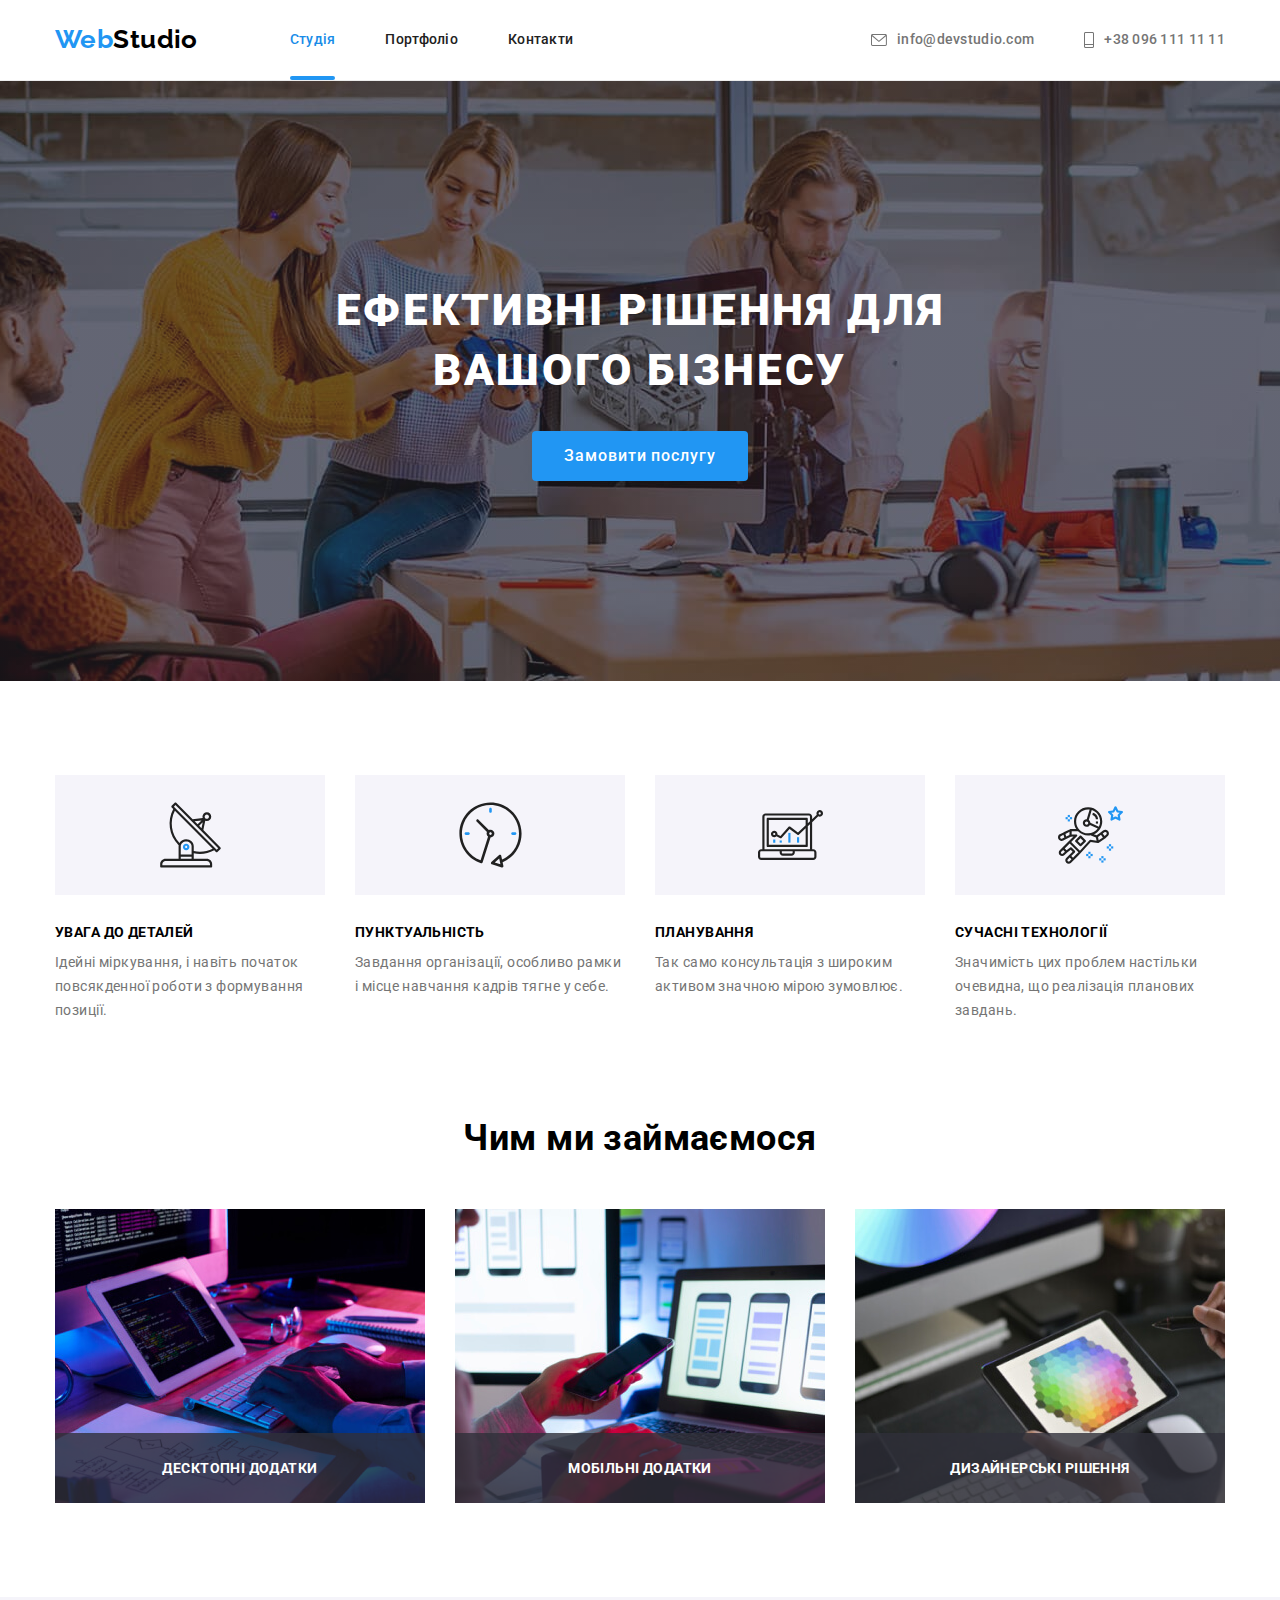
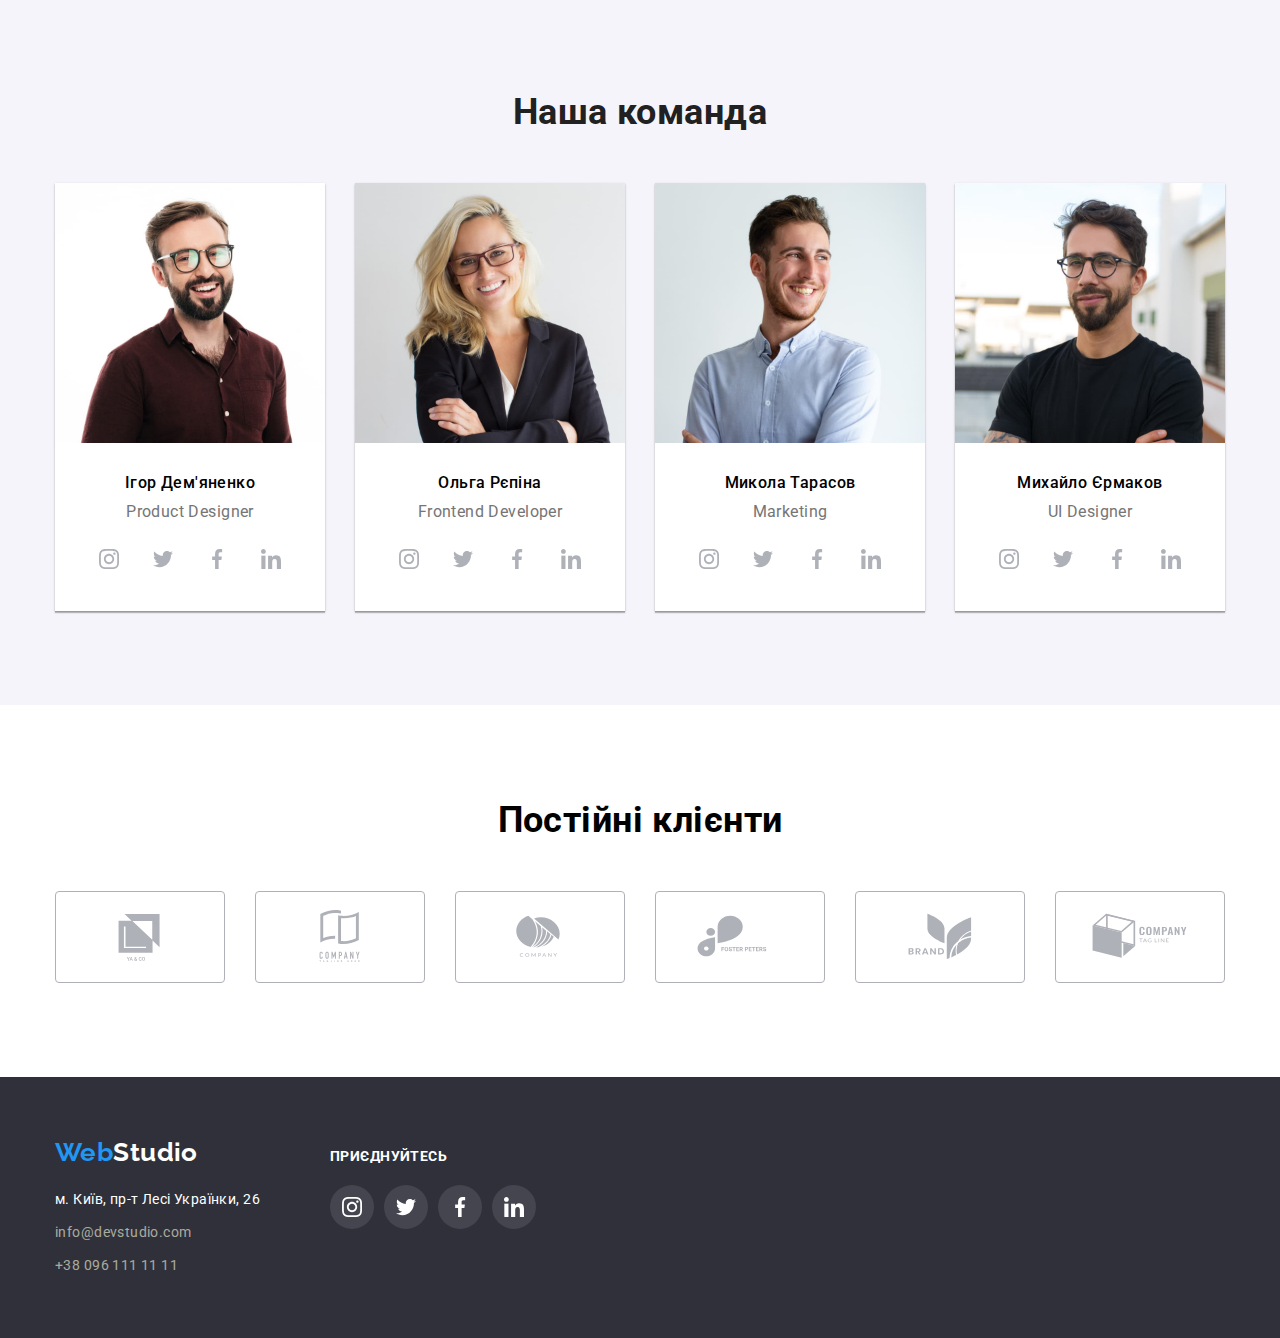
<file: index.html>
<!DOCTYPE html>
<html lang="uk">

<head>
    <meta charset="UTF-8">
    <meta http-equiv="X-UA-Compatible" content="IE=edge">
    <meta name="viewport" content="width=device-width, initial-scale=1.0">
    <title>WebStudio</title>
    <link rel="preconnect" href="https://fonts.googleapis.com">
    <link rel="preconnect" href="https://fonts.gstatic.com" crossorigin>
    <link href="https://fonts.googleapis.com/css2?family=Raleway:wght@700&family=Roboto:wght@400;500;700;900&display=swap"
        rel="stylesheet">
    <link rel="stylesheet" href="https://cdnjs.cloudflare.com/ajax/libs/modern-normalize/1.1.0/modern-normalize.min.css" />
    <link rel="stylesheet" href="./css/styles.css" />
</head>

<body class="page">

    <!-- Навігація сайту -->

<header class="page-header">
    <div class="container page-header-container">
        <nav class="page-nav">
            <a class="link logo" href="/index.html"><span class="dark-logo">Web</span><span class="logo-header">Studio</span></a>
    
            <ul class="menu list">
                <li class="menu-items">
                    <a class="menu-link current link" href="./index.html">Студія</a>
                </li>
                <li class="menu-items">
                    <a class="menu-link link" href="./portfolio.html">Портфоліо</a>
                </li>
                <li class="menu-items">
                    <a class="menu-link link" href="#Контакти">Контакти</a>
                </li>
            </ul>
        </nav>
        <ul class="contact list contact-container">
            <li class="items">
                <a class="contact-info link" href="mailto:info@devstudio.com">
                    <svg class="email-img" lang="eu" aria-label="email logo" width="16" height="12">
                        <use href="./images/sprite.svg#icon-envelope"></use>
                    </svg>info@devstudio.com</a
                >
            </li>
            <li class="items">
                <a class="contact-info link contact-phone-number" href="tel:+380961111111">
                    <svg class="phone-img" lang="eu" aria-label="phone logo" width="10" height="16">
                        <use href="./images/sprite.svg#icon-Vector"></use>
                    </svg>+38 096 111 11 11</a
                >
            </li>
        </ul>
    </div>
</header>

<main>

    <!-- Герой -->

    <section class="hero">
        <div class="container hero-container">
            <h1 class="hero-title">Ефективні рішення для вашого бізнесу</h1>
            <button class="model-open-btn" type="button" data-modal-open>Замовити послугу</button>
        </div>
    </section>

    <!-- Переваги -->

    <section class="benefits section" id="Наші_переваги"> 
        <div class="container">
            <h2 class="visually-hidden">Наші переваги</h2>
            <ul class="list benefits-info">
                <li class="benefits-list">
                    <div class="detalis">
                        <svg class="antenna" width="65px" height="70px">
                            <use href="./images/sprite.svg#icon-antenna"></use>
                        </svg>
                    </div>
                    <h3 class="title">УВАГА ДО ДЕТАЛЕЙ</h3>
                    <p class="text">Ідейні міркування, і навіть початок повсякденної роботи з формування позиції.</p>
                </li>

                <li class="benefits-list">
                    <div class="detalis">
                        <svg class="clock" width="65px" height="70px">
                            <use href="./images/sprite.svg#icon-clock"></use>
                        </svg>
                    </div>
                    <h3 class="title">ПУНКТУАЛЬНІСТЬ</h3>
                    <p class="text">Завдання організації, особливо рамки і місце навчання кадрів тягне у себе.</p>
                </li>

                <li class="benefits-list">
                    <div class="detalis">
                        <svg class="diagram" width="65px" height="70px">
                            <use href="./images/sprite.svg#icon-diagram"></use>
                        </svg>
                    </div>
                    <h3 class="title">ПЛАНУВАННЯ</h3>
                    <p class="text">Так само консультація з широким активом значною мірою зумовлює.</p>
                </li>

                <li class="benefits-list">
                    <div class="detalis">
                        <svg class="astronaut" width="65px" height="70px">
                            <use href="./images/sprite.svg#icon-astronaut"></use>
                        </svg>
                    </div>
                    <h3 class="title">СУЧАСНІ ТЕХНОЛОГІЇ</h3>
                    <p class="text">Значимість цих проблем настільки очевидна, що реалізація планових завдань.</p>
                </li>
            </ul>
        </div>
    </section>

    <!-- Чим займаємося -->

    <section class="work section">
        <div class="container">
            <h2 class="work-title">Чим ми займаємося</h2>
            <ul class="list work-info">
                <li class="work-class">
                    <div class="work-class-title">
                        <img src="./images/foto1.jpg" alt="Друкує на лептопі" width="370" />
                        <p class="work-class-descr">ДЕСКТОПНІ ДОДАТКИ</p>
                    </div>
                </li>
                <li class="work-class">
                    <div class="work-class-title">
                        <img src="./images/foto2.jpg" alt="Людина за компютером" width="370" />
                        <p class="work-class-descr">МОБІЛЬНІ ДОДАТКИ</p>
                    </div>
                </li>
                <li class="work-class">
                    <div class="work-class-title">
                        <img src="./images/foto3.jpg" alt="Планшет та ручка" width="370" />
                        <p class="work-class-descr">ДИЗАЙНЕРСЬКІ РІШЕННЯ</p>
                    </div>
                </li>
            </ul>
        </div>
    </section>

    <!-- Наша команда -->

    <section class="team section">
        <div class="container">
            <h2 class="team-title">Наша команда</h2>
                <ul class="list team-descr">
                    <li class="person-info">
                        <img src="./images/team/team1.jpg" alt="Ігор Дем'яненко член команди" width="270" />
                            <div class="team-info">
                                <h3 class="name-person">Ігор Дем'яненко</h3>
                                <p class="proffession-person">Product Designer</p>
                            
                                <ul class="social-list list">
                                    <li class="social-items">
                                        <a class="social-link" href="">
                                            <svg class="social-icons" lang="eu" aria-lable="icon instagram" width="20px" height="20px">
                                                <use href="./images/sprite.svg#icon-instagram"> 
                                                </use>
                                            </svg>
                                        </a>
                                    </li>
                                    <li class="social-items">
                                        <a class="social-link" href="">
                                            <svg class="social-icons" lang="eu" aria-lable="icon twitter" width="20px" height="20px">
                                                <use href="./images/sprite.svg#icon-twitter">
                                                </use>
                                            </svg>
                                        </a>
                                    </li>
                                    <li class="social-items">
                                        <a class="social-link" href="">
                                            <svg class="social-icons" lang="eu" aria-lable="icon facebook" width="20px" height="20px">
                                                <use href="./images/sprite.svg#icon-facebook">
                                                </use>
                                            </svg>
                                        </a>
                                    </li>
                                    <li class="social-items">
                                        <a class="social-link" href="">
                                            <svg class="social-icons" lang="eu" aria-lable="icon linkedin" width="20px" height="20px">
                                                <use href="./images/sprite.svg#icon-linkedin">
                                                </use>
                                            </svg>
                                        </a>
                                    </li>
                                </ul>
                            </div>
                    </li>
                    <li class="person-info">
                        <img src="./images/team/team2.jpg" alt="Ольга Рєпіна член команди" width="270" />
                            <div class="team-info">
                                <h3 class="name-person">Ольга Рєпіна</h3>
                                <p class="proffession-person">Frontend Developer</p>
                            
                                <ul class="social-list list">
                                    <li class="social-item">
                                        <a class="social-link" href="">
                                            <svg class="social-icons" lang="eu" aria-lable="icon instagram" width="20px" height="20px">
                                                <use href="./images/sprite.svg#icon-instagram">
                                                </use>
                                            </svg>
                                        </a>
                                    </li>
                                    <li class="social-items">
                                        <a class="social-link" href="">
                                            <svg class="social-icons" lang="eu" aria-lable="icon twitter" width="20px" height="20px">
                                                <use href="./images/sprite.svg#icon-twitter">
                                                </use>
                                            </svg>
                                        </a>
                                    </li>
                                    <li class="social-items">
                                        <a class="social-link" href="">
                                            <svg class="social-icons" lang="eu" aria-lable="icon facebook" width="20px" height="20px">
                                                <use href="./images/sprite.svg#icon-facebook">
                                                </use>
                                            </svg>
                                        </a>
                                    </li>
                                    <li class="social-items">
                                        <a class="social-link" href="">
                                            <svg class="social-icons" lang="eu" aria-lable="icon linkedin" width="20px" height="20px">
                                                <use href="./images/sprite.svg#icon-linkedin">
                                                </use>
                                            </svg>
                                        </a>
                                    </li>
                                </ul>
                            </div>
                    </li>
                    <li class="person-info">
                        <img src="./images/team/team3.jpg" alt="Микола Тарасов член команди" width="270" />
                            <div class="team-info">
                                <h3 class="name-person">Микола Тарасов</h3>
                                <p class="proffession-person">Marketing</p>
                            
                                <ul class="social-list list">
                                    <li class="social-item">
                                        <a class="social-link" href="">
                                            <svg class="social-icons" lang="eu" aria-lable="icon instagram" width="20px" height="20px">
                                                <use href="./images/sprite.svg#icon-instagram">
                                                </use>
                                            </svg>
                                        </a>
                                    </li>
                                    <li class="social-items">
                                        <a class="social-link" href="">
                                            <svg class="social-icons" lang="eu" aria-lable="icon twitter" width="20px" height="20px">
                                                <use href="./images/sprite.svg#icon-twitter">
                                                </use>
                                            </svg>
                                        </a>
                                    </li>
                                    <li class="social-items">
                                        <a class="social-link" href="">
                                            <svg class="social-icons" lang="eu" aria-lable="icon facebook" width="20px" height="20px">
                                                <use href="./images/sprite.svg#icon-facebook">
                                                </use>
                                            </svg>
                                        </a>
                                    </li>
                                    <li class="social-items">
                                        <a class="social-link" href="">
                                            <svg class="social-icons" lang="eu" aria-lable="icon linkedin" width="20px" height="20px">
                                                <use href="./images/sprite.svg#icon-linkedin">
                                                </use>
                                            </svg>
                                        </a>
                                    </li>
                                </ul>
                            </div>
                    </li>
                    <li class="person-info">
                        <img src="./images/team/team4.jpg" alt="Михайло Єрмаков член команди" width="270" />
                            <div class="team-info">
                                <h3 class="name-person">Михайло Єрмаков</h3>
                                <p class="proffession-person">UI Designer</p>
                            
                                <ul class="social-list list">
                                    <li class="social-item">
                                        <a class="social-link" href="#">
                                            <svg class="social-icons" lang="eu" aria-lable="icon instagram" width="20px" height="20px">
                                                <use href="./images/sprite.svg#icon-instagram">
                                                </use>
                                            </svg>
                                        </a>
                                    </li>
                                    <li class="social-items">
                                        <a class="social-link" href="#">
                                            <svg class="social-icons" lang="eu" aria-lable="icon twitter" width="20px" height="20px">
                                                <use href="./images/sprite.svg#icon-twitter">
                                                </use>
                                            </svg>
                                        </a>
                                    </li>
                                    <li class="social-items">
                                        <a class="social-link" href="#">
                                            <svg class="social-icons" lang="eu" aria-lable="icon facebook" width="20px" height="20px">
                                                <use href="./images/sprite.svg#icon-facebook">
                                                </use>
                                            </svg>
                                        </a>
                                    </li>
                                    <li class="social-items">
                                        <a class="social-link" href="#">
                                            <svg class="social-icons" lang="eu" aria-lable="icon linkedin" width="20px" height="20px">
                                                <use href="./images/sprite.svg#icon-linkedin">
                                                </use>
                                            </svg>
                                        </a>
                                    </li>
                                </ul>
                            </div>
                    </li>
                </ul>
        </div>
    </section>
</main>

<!--Наші клієнти-->
    <section class="section">
        <div class="container">
            <h2 class="client-hero">Постійні клієнти</h2>
            <ul class="client-list list">
                <li class="client-items">
                    <a class="client-link" href="#">
                        <svg class="client-logo" width="160px" height="60px">
                            <use href="./images/sprite.svg#icon-Logo"></use>
                        </svg>
                    </a>
                </li>
                <li class="client-items">
                    <a class="client-link" href="#">
                        <svg class="client-logo" width="160px" height="60px">
                            <use href="./images/sprite.svg#icon-Logo-1"></use>
                        </svg>
                    </a>
                </li>
                <li class="client-items">
                    <a class="client-link" href="#">
                        <svg class="client-logo" width="160px" height="60px">
                            <use href="./images/sprite.svg#icon-Logo-2"></use>
                        </svg>
                    </a>
                </li>
                <li class="client-items">
                    <a class="client-link" href="#">
                        <svg class="client-logo" width="160px" height="60px">
                            <use href="./images/sprite.svg#icon-Logo-3"></use>
                        </svg>
                    </a>
                </li>
                <li class="client-items">
                    <a class="client-link" href="#">
                        <svg class="client-logo" width="160px" height="60px">
                            <use href="./images/sprite.svg#icon-Logo-4"></use>
                        </svg>
                    </a>
                </li>
                <li class="client-items">
                    <a href="#" class="client-link">
                        <svg class="client-logo" width="160px" height="60px">
                            <use href="./images/sprite.svg#icon-Logo-5"></use>
                        </svg>
                    </a>
                </li>
            </ul>
        </div>
    </section>

<!-- Футер -->
    <footer class="footer" id="Контакти">
        <div class="all-footer container">
            <div class="container-footer">
                <a class="link logo-footer" href="./index.html"><span class="blue-logo">Web</span><span class="white-logo">Studio</span>
                </a>
                <address class="addres">
                    <ul class="list">
                        <li class="adress-info">
                            <a class="contact-addres link"
                                href="https://www.google.com/maps/d/u/0/viewer?mid=10uSM3H-mIU3GznYo2szRIEphczw&hl=en_US&ll=50.42725352504822%2C30.537984711639403&z=17"
                                target="_blank" rel="noreferer noopener nofollow">м. Київ, пр-т Лесі Українки, 26 </a>
                        </li>
                        <li class="adress-info"><a class="contact-list link contact-email" href="mailto:info@devstudio.com">info@devstudio.com</a> </li>
                        <li class="adress-info"><a class="contact-list link contact-phone" href="tel:+380961111111">+38 096 111 11 11</a> </li>
                    </ul>
                </address>
            </div>
        
            <div class=" social-footer">
                <p class="connection">приєднуйтесь</p>
                <ul class="social-footer-list list">
                    <li class="social-item">
                        <a class="social-link-footer" href="#">
                            <svg class="social-icons-footer" lang="eu" aria-lable="icon instagram" width="20px" height="20px">
                                <use href="./images/sprite.svg#icon-instagram">
                                </use>
                            </svg>
                        </a>
                    </li>
                    <li class="social-items">
                        <a class="social-link-footer" href="#">
                            <svg class="social-icons-footer" lang="eu" aria-lable="icon twitter" width="20px" height="20px">
                                <use href="./images/sprite.svg#icon-twitter">
                                </use>
                            </svg>
                        </a>
                    </li>
                    <li class="social-items">
                        <a class="social-link-footer" href="#">
                            <svg class="social-icons-footer" lang="eu" aria-lable="icon facebook" width="20px" height="20px">
                                <use href="./images/sprite.svg#icon-facebook">
                                </use>
                            </svg>
                        </a>
                    </li>
                    <li class="social-items">
                        <a class="social-link-footer" href="#">
                            <svg class="social-icons-footer" lang="eu" aria-lable="icon linkedin" width="20px" height="20px">
                                <use href="./images/sprite.svg#icon-linkedin">
                                </use>
                            </svg>
                        </a>
                    </li>
                </ul>
            </div>
        </div>
    </footer>
    <div class="backdrop is-hidden" data-modal>
        <div class="modal">
            <button type="button" class="modal-close-btn" data-modal-close>
            <svg class="modal-close-icon" width="18px" height="18px" >
                <use href="./images/sprite.svg#icon-close"></use>
            </button>
            </svg>
        </div>
    </div>
    <script src="./js/modal.js"></script>
</body>

</html>
</file>
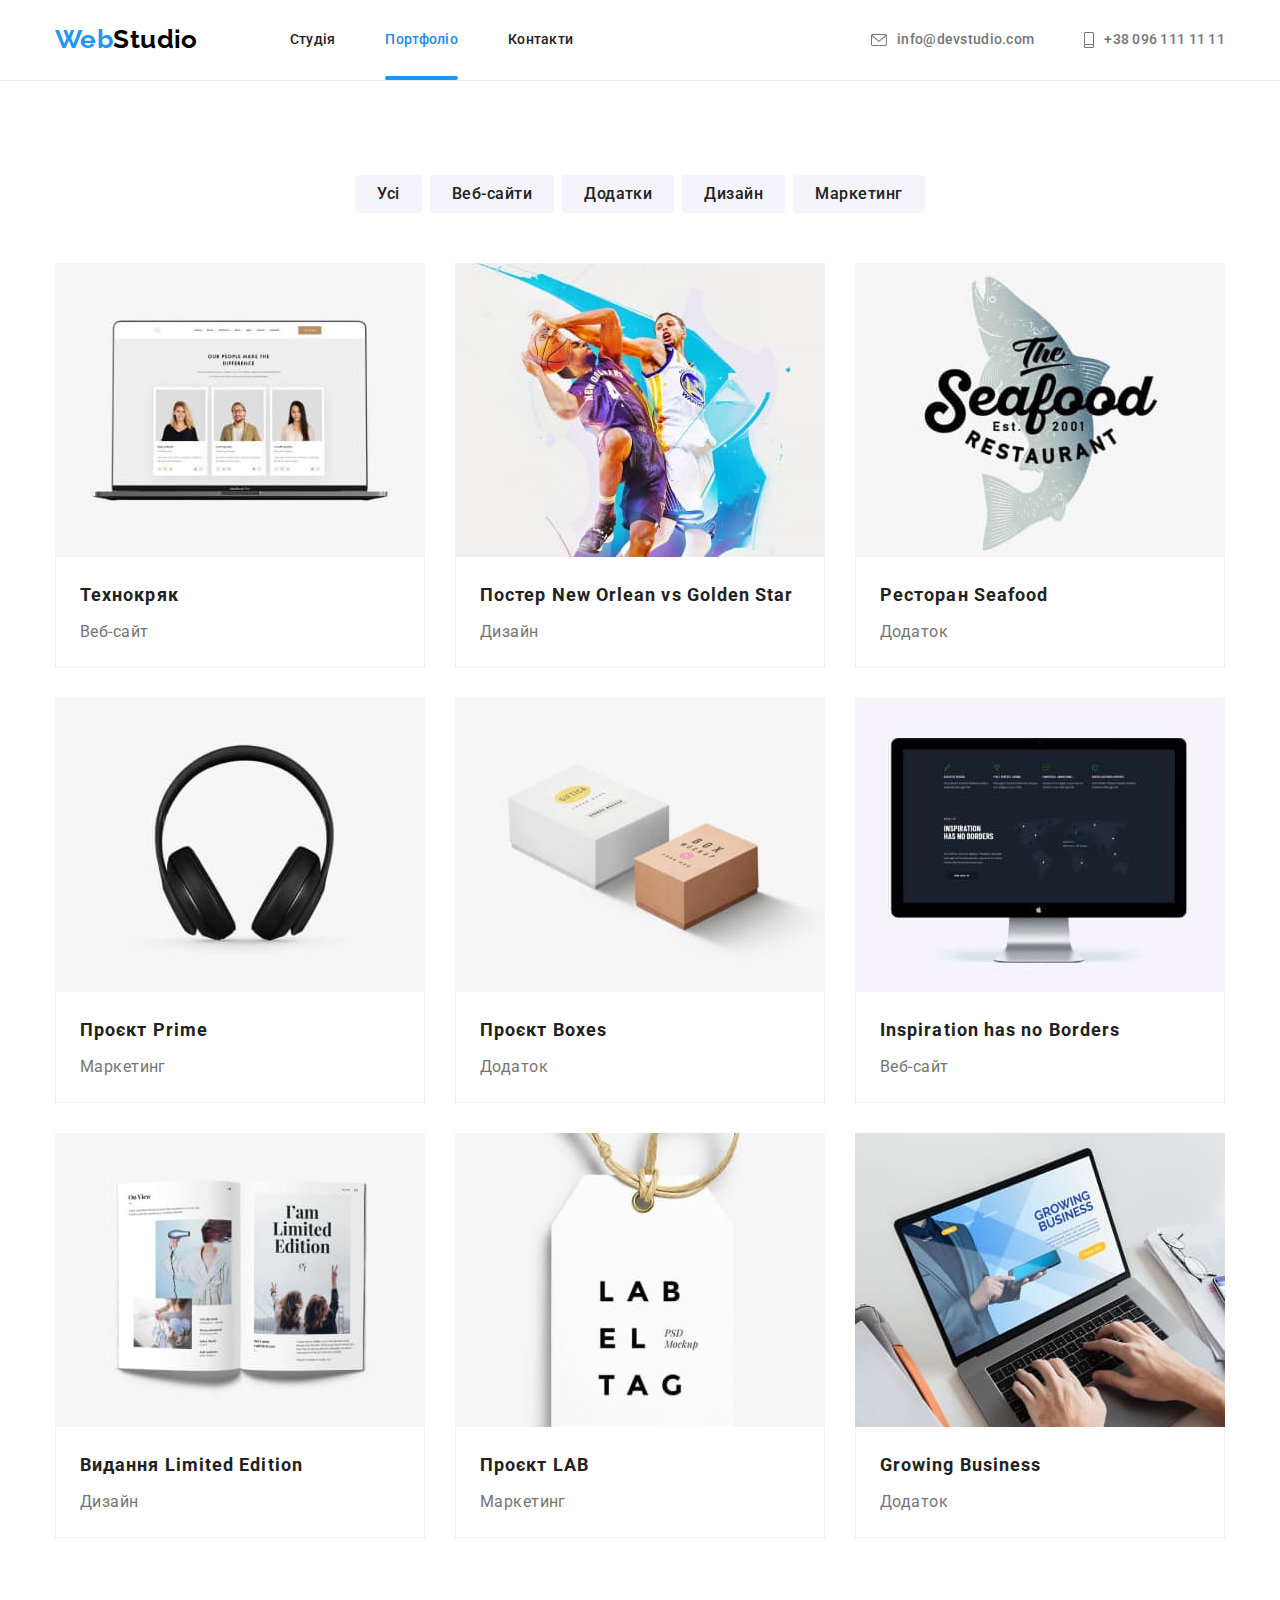
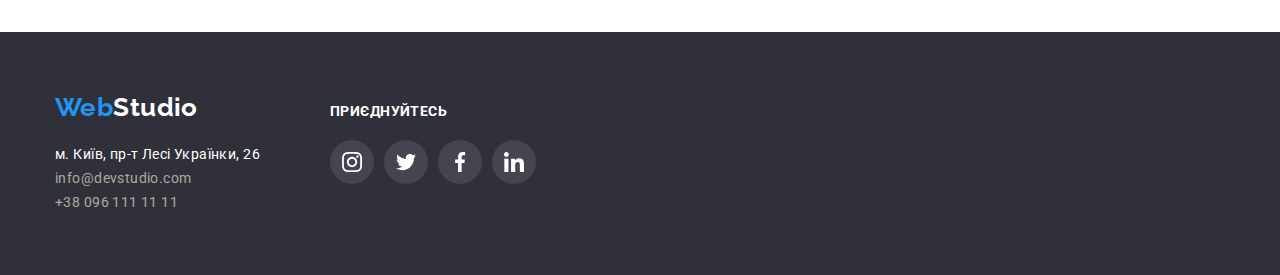
<file: portfolio.html>
<!DOCTYPE html>
<html lang="uk">

<head>
    <meta charset="UTF-8">
    <meta http-equiv="X-UA-Compatible" content="IE=edge">
    <meta name="viewport" content="width=device-width, initial-scale=1.0">
    <title>WebStudio</title>
    <link rel="preconnect" href="https://fonts.googleapis.com">
    <link rel="preconnect" href="https://fonts.gstatic.com" crossorigin>
    <link href="https://fonts.googleapis.com/css2?family=Raleway:wght@700&family=Roboto:wght@400;500;700;900&display=swap"
        rel="stylesheet">
    <link rel="stylesheet" href="https://cdnjs.cloudflare.com/ajax/libs/modern-normalize/1.1.0/modern-normalize.min.css" />
    <link rel="stylesheet" href="./css/styles.css" />
</head>

<body class="page">
    <header class="page-header">
        <div class="container page-header-container">
            <nav class="page-nav">
                <a class="link logo" href="./index.html"><span class="dark-logo">Web</span><span class="logo-header">Studio</span></a>
                <ul class="menu list">
                    <li><a class="menu-link link" href="./index.html">Студія</a>
                    </li>
                    <li><a class="menu-link current link" href="./portfolio.html">Портфоліо</a>
                    </li>
                    <li><a class="menu-link link" href="#Контакти">Контакти</a>
                    </li>
                </ul>
            </nav>
                <ul class="contact list contact-container">
                    <li class="items">
                        <a class="contact-info link" href="mailto:info@devstudio.com">
                            <svg class="email-img" lang="eu" aria-label="email logo" width="16" height="12">
                                <use href="./images/sprite.svg#icon-envelope"></use>
                            </svg>
                            info@devstudio.com</a>
                    </li>
                    <li class="items">
                        <a class="contact-info link contact-phone-number" href="tel:+380961111111">
                            <svg class="phone-img" lang="eu" aria-label="phone logo" width="10" height="16">
                                <use href="./images/sprite.svg#icon-Vector"></use>
                            </svg>
                            +38 096 111 11 11</a>
                    </li>
            </ul>
        </div>
    </header>

    <main>
        <section class="portfolio-info section">
            <div class="container">
                <h1 class="visually-hidden" id="Портфоліо">Наші роботи</h1>
                <ul class="portfolio list">
                    <li><button class="portfolio-title" type="button">Усі</button></li>
                    <li><button class="portfolio-title" type="button">Веб-сайти</button></li>
                    <li><button class="portfolio-title" type="button">Додатки</button></li>
                    <li><button class="portfolio-title" type="button">Дизайн</button></li>
                    <li><button class="portfolio-title" type="button">Маркетинг</button></li>
                </ul>

                <ul class="list portfolio-items">
                    <li class="portfolio-card">
                        <a class="link card-link" href="#">
                            <div class="list-img-card">
                                <img src="./images/works/work1.jpg" alt="лептоп">
                                <p class="overlay">Ресурс пропонує комплексні пропозиції з різним рівнем функціоналу та сервісів. Все це дозволить
                                    відвідувачу отримати
                                    вичерпні відомості про компанію чи приватну особу.</p>
                            </div>
                            <div class="portfolio-work">
                                <h2 class="work-name">Технокряк</h2>
                                <p class="work-descr">Веб-сайт</p>
                            </div>
                        </a>
                    </li>
                    <li class="portfolio-card">
                        <a class="link card-link" href="#">
                            <div class="list-img-card">
                                <img src="./images/works/work2.jpg" alt="два_баскетболіста">
                                <p class="overlay">Ресурс пропонує комплексні пропозиції з різним рівнем функціоналу та сервісів. Все це дозволить
                                    відвідувачу отримати
                                    вичерпні відомості про компанію чи приватну особу.</p>
                            </div>
                            <div class="portfolio-work">
                                <h2 class="work-name">Постер New Orlean vs Golden Star</h2>
                                <p class="work-descr">Дизайн</p>
                            </div>
                        </a>
                    </li>
                    <li class="portfolio-card">
                        <a class="link card-link" href="#">
                            <div class="list-img-card">
                                <img src="./images/works/work3.jpg" alt="лого_рибний_ресторан">
                                <p class="overlay">Ресурс пропонує комплексні пропозиції з різним рівнем функціоналу та сервісів. Все це дозволить
                                    відвідувачу отримати
                                    вичерпні відомості про компанію чи приватну особу.</p>
                            </div>
                            <div class="portfolio-work">
                                <h2 class="work-name">Ресторан Seafood</h2>
                                <p class="work-descr">Додаток</p>
                            </div>
                        </a>
                    </li>
                    <li class="portfolio-card">
                        <a class="link card-link" href="#">
                            <div class="list-img-card">
                                <img src="./images/works/work4.jpg" alt="науники">
                                <p class="overlay">Ресурс пропонує комплексні пропозиції з різним рівнем функціоналу та сервісів. Все це дозволить
                                    відвідувачу отримати
                                    вичерпні відомості про компанію чи приватну особу.</p>
                            </div>
                            <div class="portfolio-work">
                                <h2 class="work-name">Проєкт Prime</h2>
                                <p class="work-descr">Маркетинг</p>
                            </div>
                        </a>
                    </li>
                    <li class="portfolio-card">
                        <a class="link card-link" href="#">
                            <div class="list-img-card">
                                <img src="./images/works/work5.jpg" alt="дві_коробки">
                                <p class="overlay">Ресурс пропонує комплексні пропозиції з різним рівнем функціоналу та сервісів. Все це дозволить
                                    відвідувачу отримати
                                    вичерпні відомості про компанію чи приватну особу.</p>
                            </div>
                            <div class="portfolio-work">
                                <h2 class="work-name">Проєкт Boxes</h2>
                                <p class="work-descr">Додаток</p>
                            </div>
                        </a>
                    </li>
                    <li class="portfolio-card">
                        <a class="link card-link" href="#">
                            <div class="list-img-card">
                                <img src="./images/works/work6.jpg" alt="монітор">
                                <p class="overlay">Ресурс пропонує комплексні пропозиції з різним рівнем функціоналу та сервісів. Все це дозволить
                                    відвідувачу отримати
                                    вичерпні відомості про компанію чи приватну особу.</p>
                            </div>
                            <div class="portfolio-work">
                                <h2 class="work-name">Inspiration has no Borders</h2>
                                <p class="work-descr">Веб-сайт</p>
                            </div>
                        </a>
                    </li>
                    <li class="portfolio-card">
                        <a class="link card-link" href="#">
                            <div class="list-img-card">
                                <img src="./images/works/work7.jpg" alt="книжка">
                                <p class="overlay">Ресурс пропонує комплексні пропозиції з різним рівнем функціоналу та сервісів. Все це дозволить
                                    відвідувачу отримати
                                    вичерпні відомості про компанію чи приватну особу.</p>
                            </div>
                            <div class="portfolio-work">
                                <h2 class="work-name">Видання Limited Edition</h2>
                                <p class="work-descr">Дизайн</p>
                            </div>
                        </a>
                    </li>
                    <li class="portfolio-card">
                        <a class="link card-link" href="#">
                            <div class="list-img-card">
                                <img src="./images/works/work8.jpg" alt="бірка">
                                <p class="overlay">Ресурс пропонує комплексні пропозиції з різним рівнем функціоналу та сервісів. Все це дозволить
                                    відвідувачу отримати
                                    вичерпні відомості про компанію чи приватну особу.</p>
                            </div>
                            <div class="portfolio-work">
                                <h2 class="work-name">Проєкт LAB</h2>
                                <p class="work-descr">Маркетинг</p>
                            </div>
                        </a>
                    </li>
                    <li class="portfolio-card">
                        <a class="link card-link" href="#">
                            <div class="list-img-card">
                                <img src="./images/works/work9.jpg" alt="друкує_на_лептопі">
                                <p class="overlay">Ресурс пропонує комплексні пропозиції з різним рівнем функціоналу та сервісів. Все це дозволить
                                    відвідувачу отримати
                                    вичерпні відомості про компанію чи приватну особу.</p>
                            </div>
                            <div class="portfolio-work">
                                <h2 class="work-name">Growing Business</h2>
                                <p class="work-descr">Додаток</p>
                            </div>
                        </a>
                    </li>
                </ul>
            </div>
        </section>
    </main>
    <footer class="footer" id="Контакти">
        <div class="all-footer container">
            <div >
                <a class="link logo-footer" href="./index.html"><span class="blue-logo">Web</span><span class="white-logo">Studio</span></a>
                <address class="addres">
                    <ul class="list">
                        <li>
                            <a class="contact-addres link"
                                href="https://www.google.com/maps/d/u/0/viewer?mid=10uSM3H-mIU3GznYo2szRIEphczw&hl=en_US&ll=50.42725352504822%2C30.537984711639403&z=17"
                                target="_blank" rel="noreferer noopener nofollow">м. Київ, пр-т Лесі Українки, 26 </a>
                        </li>
                        <li><a class="contact-list link" href="mailto:info@devstudio.com">info@devstudio.com</a> </li>
                        <li><a class="contact-list link" href="tel:+380961111111">+38 096 111 11 11</a> </li>
                    </ul>
                </address>
            </div>

            <div class=" social-footer">
                <p class="connection">приєднуйтесь</p>
                <ul class="social-footer-list list">
                    <li class="social-item">
                        <a class="social-link-footer" href="#">
                            <svg class="social-icons-footer" lang="eu" aria-lable="icon instagram" width="20px" height="20px">
                                <use href="./images/sprite.svg#icon-instagram">
                                </use>
                            </svg>
                        </a>
                    </li>
                    <li class="social-items">
                        <a class="social-link-footer" href="#">
                            <svg class="social-icons-footer" lang="eu" aria-lable="icon twitter" width="20px" height="20px">
                                <use href="./images/sprite.svg#icon-twitter">
                                </use>
                            </svg>
                        </a>
                    </li>
                    <li class="social-items">
                        <a class="social-link-footer" href="#">
                            <svg class="social-icons-footer" lang="eu" aria-lable="icon facebook" width="20px" height="20px">
                                <use href="./images/sprite.svg#icon-facebook">
                                </use>
                            </svg>
                        </a>
                    </li>
                    <li class="social-items">
                        <a class="social-link-footer" href="#">
                            <svg class="social-icons-footer" lang="eu" aria-lable="icon linkedin" width="20px" height="20px">
                                <use href="./images/sprite.svg#icon-linkedin">
                                </use>
                            </svg>
                        </a>
                    </li>
                </ul>
            </div>
        </div>
    </footer>
</body>
</html>
</file>
<file: css/styles.css>
:root {
    --primary-font:'Roboto',sans-serif;
    --secondary-font:'Raleway', sans-serif;
    --primary-text-color-them-dark:#ffffff;
    --secondary-text-color-them-dark:rgba(255, 255, 255, 0.6);
    --primary-text-color-them-light:#212121;
    --secondary-text-color-them-light:#757575;
    --accent-color: #2196F3;
    --primary-background-color:#ffffff;
    --primary-logo-dark:#000000;
    --primary-logo-blue:#2196F3;
    --secondary-logo-blue:#2196F3;
    --secondary-logo-white:#ffffff;
    --primary-text-hero:#ffffff;
    --hero-background:#2F303A;
    --font-family: inherit;
    --background-open-model-btn:#188CE8;
    --background-team:#F5F4FA;
    --background-person-info:rgba(255, 255, 255, 1);
    --contact-addres-text:#ffffff;
    --contact-text-list:rgba(255, 255, 225, 0.6);
    --background-footer:#2F303A;
    --background-portfolio-title:#F5F4FA;
    --portfolio-text-title:#ffffff;
    --transition-dur-and-func: 250ms cubic-bezier(0.4, 0, 0.2, 1);
}

.link {
    text-decoration: none;
}

.list {
    list-style: none;
}

h1,
h2,
h3,
h4,
p {
    margin-top: 0;
    margin-bottom: 0;
}

ul,
ol {
    margin-top: 0;
    margin-bottom: 0;
    padding-left: 0;
}

img {
    display: block;
    max-width: 100%;
    height: auto;
}

button {
    cursor: pointer;
}

body {
    font-family: var(--primary-font);
    font-size: 14px;
    background: var(--primary-background-color);
    font-weight: 700;
    letter-spacing: 0.03em;
}

.container {
width: 1200px;
margin-left: auto;
margin-right: auto;
padding-left: 15px;
padding-right: 15px;
}

.section {
    padding-top: 94px;
    padding-bottom: 94px;
}

/*Навігація сайту*/

.contact .items + .items  {
    margin-left: 50px;
}

  

.page-header {
    border-bottom: 1px solid #ECECEC;
}

.page-header-container {
    display: flex;
    align-items: center;
}

.page-nav {
    
    display: flex;
    align-items: center;
}

.menu {
    display: flex;
    column-gap: 50px;
}

.logo {
    margin-right: 92px;
    padding-top: 24px;
    padding-bottom: 25px;
}

.logo-header {
    font-family: var(--secondary-font);
    font-style: normal;
    font-weight: 700;
    font-size: 26px;
    line-height: 1.19;

    color: var(--primary-logo-dark);
}

.dark-logo {
    font-family: var(--secondary-font);
    font-style: normal;
    font-weight: 700;
    font-size: 26px;
    line-height: 1.19;

    color: var(--primary-logo-blue);
}

.menu-link:hover,
.menu-link:focus {
    color: var(--accent-color);
    transition: var(--transition-dur-and-func)
}

.menu-link {
    display: block;
    position: relative;
    font-weight: 500;
    line-height: 1.14;
    letter-spacing: 0.02em;
    padding-top: 32px;
    padding-bottom: 32px;

    color: var(--primary-text-color-them-light);
}

.menu-link.current::after {
    content: "";
    position: absolute;
    display: block;
    
    left: 0;
    bottom: 0;
    height: 4px;
        
    width: 100%;
    border-radius: 2px;
    background-color: var(--accent-color);
}

.current {
    color:var(--background-open-model-btn) ;
}

.contact {
    margin-left: auto;
}

.items {
    color: #2196F3;
}

.contact-info {
    display: flex;
    align-items: center;
    justify-content: center;

    font-weight: 500;
    line-height: 1.14;
    letter-spacing: 0.02em;
    

    color: var(--secondary-text-color-them-light);  
}

.phone-img, 
.email-img {
    margin-right: 10px;
    fill: currentColor;
}

.contact-info:hover,
.contact-info:focus {
    color: #2196F3;
    transition: var(--transition-dur-and-func)
}

.contact-container {
    display: flex;
    align-items: center;
    margin-left: auto;
}

/*Герой*/

.hero {
    padding-top: 200px;
    padding-bottom: 200px;

    height: 600px;
    max-width: 1600px;
    margin-left: auto;
    margin-right: auto;
    background-position: center;
    
    background-image: linear-gradient(to right, rgba(47, 48, 58, 0.4), rgba(47, 48, 58, 0.4) ) ,
    url('../images/background-hero.jpg');
}

.hero-title {
    text-align: center;
    margin-bottom: 30px;
    width: 696px;

    margin-left: auto;
    margin-right: auto;

    font-weight: 900;
    font-size: 44px;
    line-height: 1.36;
    letter-spacing: 0.06em;
    text-transform: uppercase;
  
    color: var(--primary-text-hero);
}

.model-open-btn {
    align-items: center;
    margin: auto;
    display: block;
    padding: 10px 32px;
    
    font-family:var(--primary-font);
    font-weight: 500;
    font-size: 16px;
    line-height: 1.88;
    letter-spacing: 0.06em;
    
    border: none;
    color: var(--primary-text-color-them-dark);
    background: var(--accent-color);
    border-radius: 4px;
}

.model-open-btn:hover,
.model-open-btn:focus {
    color: var(--primary-text-color-them-dark);
    background: var(--background-open-model-btn);
}

/*Переваги*/

.visually-hidden {
    position: absolute;
    white-space: nowrap;
    width: 1px;
    height: 1px;
    overflow: hidden;
    border: 0;
    padding: 0;
    clip: rect(0 0 0 0);
    clip-path: inset(50%);
    margin: -1px;
}

.benefits-info {
    display: flex;
    flex-wrap: wrap;
    gap: 30px;
}
.benefits-list {
    width: 270px;
    flex-basis: calc((100% - 90px) / 4);
}

.detalis {
    display: flex;
    align-items: center;
    justify-content: center;
    height: 120px;
    margin-bottom: 30px;

    background-color: #F5F4FA;
}


.title {
    margin-bottom: 10px;

    font-size: 14px;
    line-height: 1.14;
    text-transform: uppercase;
}

.benefits .text {
    font-weight: 400;
    line-height: 1.71;

    color: var(--secondary-text-color-them-light);
}

/*Роботи*/

.work {
    padding-top: 0;
}

.work-info {
    display: flex;
    flex-wrap: wrap;
    gap: 30px;
}
.work-title {
    padding-bottom: 50px;

    font-size: 36px;
    line-height: 1.17;
    text-align: center;
}

.work-class-descr {
    display: flex;
    font-size: 14px;
    align-items: center;
    justify-content: center;
    vertical-align: top;

    
    position: absolute;    
    bottom: 0;
    left: 0;
    width: 370px;
    height: 70px;
    overflow: auto;

    background-color:rgba(47, 48, 58, 0.8) ;
    color: #ffffff;
}

.work-class-title {
    position: relative;
}

/*Команда*/

.team {
    background: var(--background-team);
    
}

.person-info {
    background: var(--background-person-info);
    flex-basis: calc((100% - 90px) / 4);
    box-shadow:  0px 1px 3px rgba(0, 0, 0, 0.12),  0px 1px 1px rgba(0, 0, 0, 0.14),  0px 2px 1px rgba(0, 0, 0, 0.2) ;
}

.team-title {
    margin-bottom: 50px;

    font-size: 36px;
    line-height: 1.17;
    text-align: center;
    
    color: var(--primary-text-color-them-light);
}

.team-descr {
    display: flex;
    flex-wrap: wrap;
    gap: 30px;
}

.team-info {
    padding-top: 30px;
    padding-bottom: 30px;
    text-align: center;
}

.name-person {
    font-weight: 500;
    font-size: 16px;
    line-height: 1.19;
    margin-bottom: 10px;
}

.proffession-person {
    font-weight: 400;
    font-size: 16px;
    line-height: 1.19;

    margin-bottom: 16px;

    color: var(--secondary-text-color-them-light);
}

.social-list {
    display: flex;
    align-items: center;
    justify-content: center;
    column-gap: 10px;
}

.social-link {
    display: flex;
    align-items: center;
    justify-content: center;
    width: 44px;
    height: 44px;
    border-radius: 50%;
    background-color: #ffffff;
    transition: var(--transition-dur-and-func) ;
}

.social-icons {
    width: 20px;
    height: 20px;
    fill: #AFB1B8;
    transition: fill var(--transition-dur-and-func);
}

.social-link:hover,
.social-link:focus {
    background-color: var(--accent-color);
}

.social-link:hover .social-icons,
.social-link:focus .social-icons {
    fill: #ffffff;
}



/*Наші клієнти*/

.client-hero {
    font-size: 36px;
    line-height: 100%;
    text-align:center;
    line-height: 42px;
}

.client-list {
    display: flex;
    align-items: center;
    justify-content: center;
    column-gap: 30px;
    margin-top: 50px;
}

.client-link {
    display: flex;
    align-items: center;
    justify-content: center;
    width: 100%;
    height: 100%;
   
    border-radius: 4px;
    border: 1px #AFB1B8 solid;
    background-color: #ffffff;
    fill: #AFB1B8;
}


.client-items {
    width: 170px;
    height: 92px;
    color: #AFB1B8;
    column-gap: 30px;
}

.client-link:hover,
.client-link:focus  {
    fill: #2196F3;
    border-color: #2196F3;
}

.client-logo {
    transition: var(--transition-dur-and-func)
}

/*Підвал*/

.footer {
    padding-top: 60px;
    padding-bottom: 60px;
}
.logo-footer {
    display: inline-block;
    margin-bottom: 20px;
}

.blue-logo {
    font-family: var(--secondary-font);
    font-weight: 700;
    font-size: 26px;
    line-height: 1.19;

    color: var(--secondary-logo-blue);
}

.white-logo {
    font-family: var(--secondary-font);
    font-weight: 700;
    font-size: 26px;
    line-height: 1.19;

    color: var(--secondary-logo-white);
}

.adress-info:not(:last-child) {
    margin-bottom: 9px;
}


.contact-addres {
    font-family: var(--primary-font);
    font-style: normal;
    font-weight: 400;
    line-height: 1.71;
    letter-spacing: 0.03em;

    color: var(--contact-addres-text);
}

.contact-addres:hover,
.contact-addres:focus {
    color: var(--accent-color);
}

.contact-list {
    font-style: normal;
    font-weight: 400;
    line-height: 1.71;
    letter-spacing: 0.03em;

    color: var(--contact-text-list);
}

.contact-list:hover,
.contact-list:focus {
    color:var(--accent-color);
}

.footer {  
    background: var(--background-footer);
}


.social-footer {
    margin-left: 70px;
}

.social-link-footer {
    display: flex;
    align-items: center;
    justify-content: center;
    width: 44px;
    height: 44px;
    border-radius: 50%;
    background-color: rgba(255, 255, 255, 0.1);
    color: var(--primary-text-hero);
}

.social-link-footer:hover,
.social-link-footer:focus {
    background-color: var(--accent-color);
    transition: var(--transition-dur-and-func)
}

.social-link-footer:hover .social-icons,
.social-link-footer:focus .social-icons {
    fill: var(--secondary-logo-white);
}

.social-icons-footer {
    fill: #ffffff;
}


.social-footer-list {
    display: flex;
    justify-content: flex-start;
    align-items: baseline;
    column-gap: 10px;
    border-radius: 50%; 
}


.connection {
    display: flex;
    margin-bottom: 20px;
    justify-content: flex-start;
    font-weight: 700;
    font-style: normal;
    font-style: 14px;
    line-height: 1.14;
    letter-spacing: 0.03em;
    text-transform: uppercase;
    color: var(--primary-text-hero);
}

.all-footer {
    display: flex;
    align-items: baseline;
}

/*2 сторінка*/

.portfolio {
    display: flex;
    align-items: center;
    justify-content: center;
    gap: 8px;

    margin-bottom: 50px;
}


.portfolio .portfolio-title {
    font-family: var(--primary-font);
    font-weight: 500;
    font-size: 16px;
    line-height: 1.62;
    border-radius: 4px;
    padding: 6px 22px;
    
    text-align: center;
    letter-spacing: 0.03em;
    border: none;
    
    color: var(--primary-text-color-them-light);
    background: var(--background-portfolio-title);
}

.portfolio-title:hover,
.portfolio-title:focus {
    color: var(--portfolio-text-title);
    background: var(--accent-color);
    box-shadow: 0px 4px 4px rgba(0, 0, 0, 0.25);
}

.card-link {
    display: block;
}

.card-link:hover,
.card-link:focus {
    color: var(--accent-color);
}

.portfolio-items .card-link:hover {
    box-shadow: 0px 1px 1px rgba(0, 0, 0, 0.12), 0px 4px 4px rgba(0, 0, 0, 0.06), 1px 4px 6px rgba(0, 0, 0, 0.16);
    transition: box-shadow 250ms cubic-bezier(0.4, 0, 0.2, 1);
}


.portfolio-items {
    display: flex;
    flex-wrap: wrap;
    gap: 30px;  
}

.portfolio-work {
    padding-left: 24px;
    padding-top: 20px;
    padding-bottom: 20px;

    border: solid 1px #EEEEEE;
    border-top: none;
}

.work-name{
    font-size: 18px;
    line-height: 2;
    letter-spacing: 0.06em;
    margin-bottom: 4px;

    color: var(--primary-text-color-them-light);
}

.work-descr {
    font-weight: 400;
    font-size: 16px;
    line-height: 1.88;

    color: var(--secondary-text-color-them-light);
}

.overlay {
    position: absolute;
    padding: 63px 24px;

    font-family: var(--primary-font);
    font-weight: 400;
    font-size: 18px;
    line-height: 133%;
    vertical-align: top;
    letter-spacing: 3%;
    
    height: 100%;
    width: 100%;
    top: 0;
    left: 0;

    background-color: rgba(33, 150, 243, 0.9);
    color: #ffffff;

    overflow: auto;
    transform: translateY(100%);
    transition:  250ms linear;
}

.list-img-card {
    position: relative;
    overflow: hidden;
}

.card-link:hover .overlay,
.card-link:focus .overlay {
    transform: translateY(0%);
    transition-timing-function: cubic-bezier(0.4, 0, 0.2, 1);
}

.backdrop {
    position: fixed;
    top: 0;
    left: 0;
    width: 100%;
    height: 100%;
    background: rgba(0, 0, 0, 0.2);
    z-index: 100;
    
    transition: opacity 500ms;
}

.backdrop.is-hidden {
    visibility: hidden;
    opacity: 0;
    pointer-events: none ;
}

.modal {
    position: absolute;
    top: 50%;
    left: 50%;
    transform: translate(-50%,-50%);
    width: 528px;
    height: 581px;
    background-color: #ffffff;
}

.modal-close-btn {
    position: absolute;
    top: 8px;
    right: 8px;
    display: flex;
    align-items: center;
    justify-content: center;
    width: 30px;
    height: 30px;
    border-radius: 50%;
    
    background-color: transparent;
    border: 1px solid rgba(0, 0, 0, 0.1);

    padding: 0;
}
</file>
